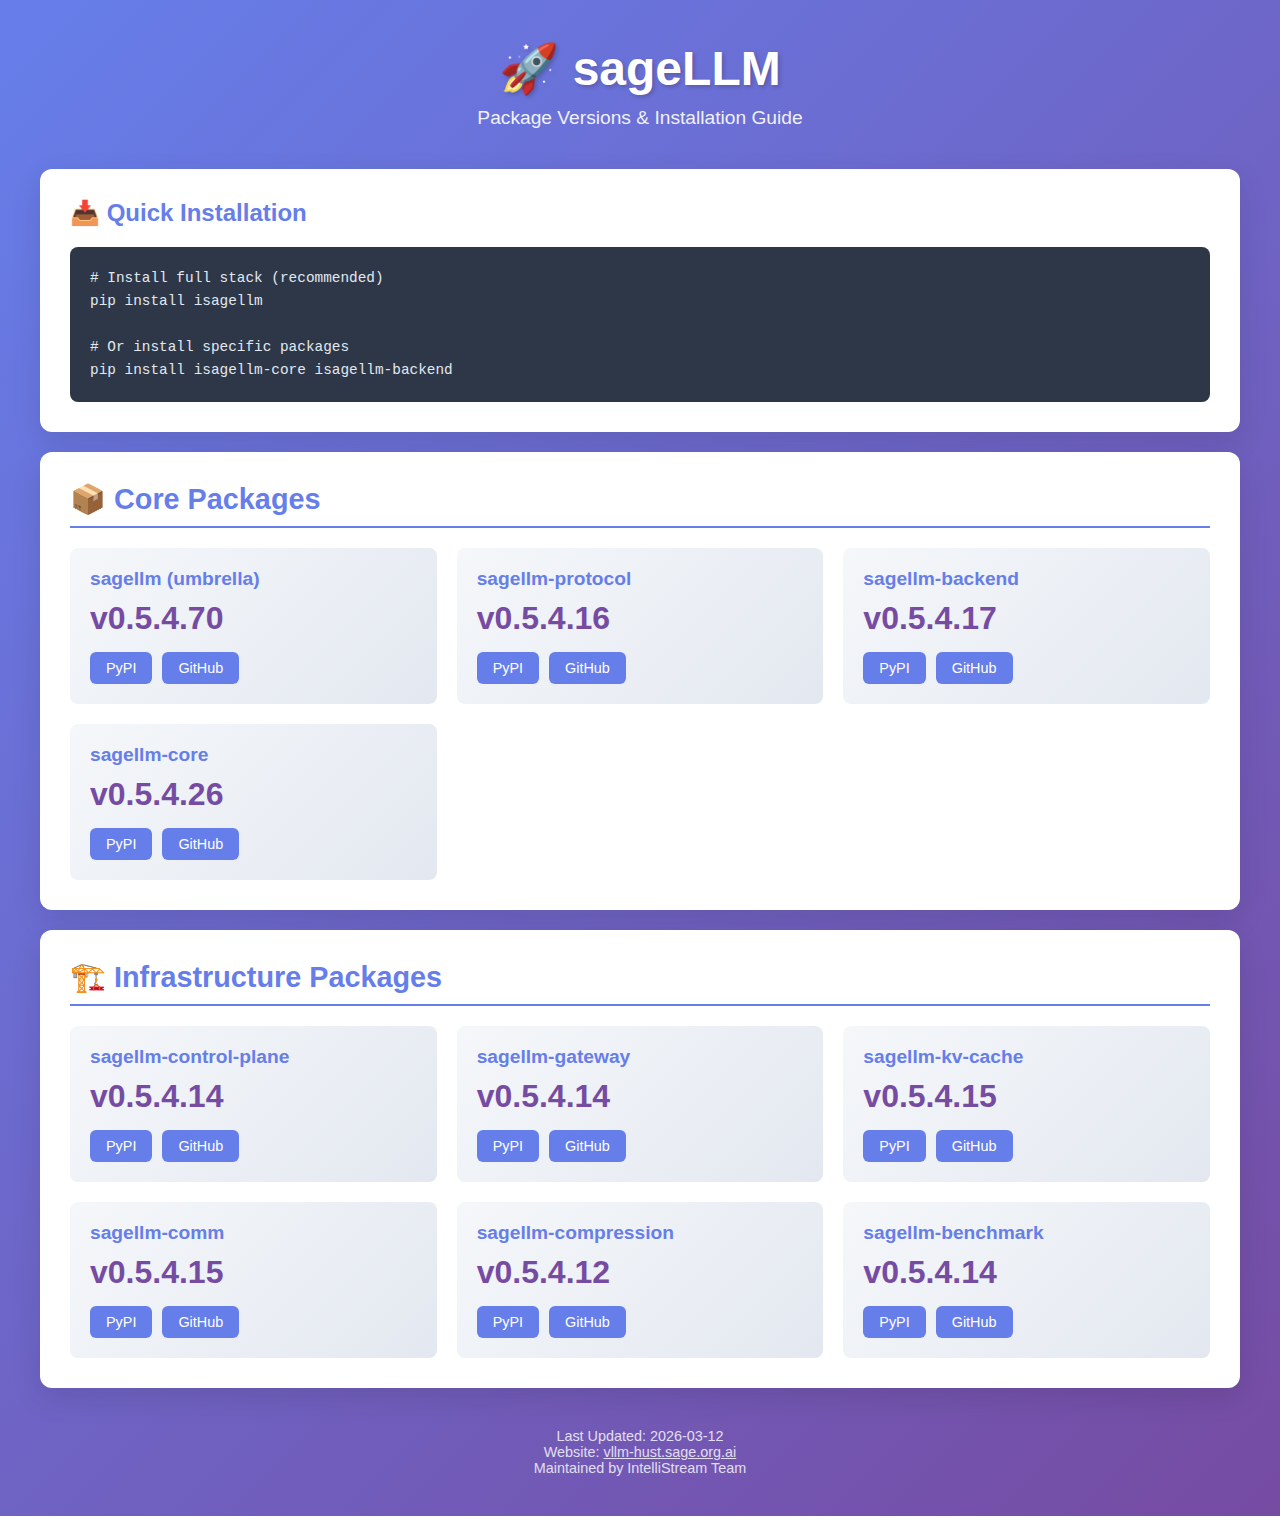
<file: versions.html>
<!DOCTYPE html>
<html lang="zh-CN">
<head>
    <meta charset="UTF-8">
    <meta name="viewport" content="width=device-width, initial-scale=1.0">
    <title>sageLLM - Versions</title>
    <style>
        * {
            margin: 0;
            padding: 0;
            box-sizing: border-box;
        }

        body {
            font-family: -apple-system, BlinkMacSystemFont, 'Segoe UI', Roboto, 'Helvetica Neue', Arial, sans-serif;
            background: linear-gradient(135deg, #667eea 0%, #764ba2 100%);
            min-height: 100vh;
            padding: 40px 20px;
            color: #333;
        }

        .container {
            max-width: 1200px;
            margin: 0 auto;
        }

        header {
            text-align: center;
            color: white;
            margin-bottom: 40px;
        }

        header h1 {
            font-size: 3rem;
            margin-bottom: 10px;
            text-shadow: 2px 2px 4px rgba(0,0,0,0.2);
        }

        header p {
            font-size: 1.2rem;
            opacity: 0.9;
        }

        .version-card {
            background: white;
            border-radius: 12px;
            padding: 30px;
            margin-bottom: 20px;
            box-shadow: 0 10px 30px rgba(0,0,0,0.1);
        }

        .version-card h2 {
            color: #667eea;
            margin-bottom: 20px;
            font-size: 1.8rem;
            border-bottom: 2px solid #667eea;
            padding-bottom: 10px;
        }

        .package-grid {
            display: grid;
            grid-template-columns: repeat(auto-fit, minmax(300px, 1fr));
            gap: 20px;
            margin-top: 20px;
        }

        .package-item {
            background: linear-gradient(135deg, #f5f7fa 0%, #e3e8f0 100%);
            border-radius: 8px;
            padding: 20px;
            transition: transform 0.2s, box-shadow 0.2s;
        }

        .package-item:hover {
            transform: translateY(-5px);
            box-shadow: 0 5px 20px rgba(102, 126, 234, 0.3);
        }

        .package-name {
            font-size: 1.2rem;
            font-weight: bold;
            color: #667eea;
            margin-bottom: 10px;
        }

        .package-version {
            font-size: 2rem;
            font-weight: bold;
            color: #764ba2;
            margin-bottom: 10px;
        }

        .package-links {
            display: flex;
            gap: 10px;
            margin-top: 15px;
        }

        .package-links a {
            display: inline-block;
            padding: 8px 16px;
            background: #667eea;
            color: white;
            text-decoration: none;
            border-radius: 6px;
            font-size: 0.9rem;
            transition: background 0.2s;
        }

        .package-links a:hover {
            background: #764ba2;
        }

        .update-info {
            text-align: center;
            color: white;
            margin-top: 40px;
            font-size: 0.9rem;
            opacity: 0.8;
        }

        .loading-note {
            color: #718096;
            font-size: 0.95rem;
            margin-top: 10px;
        }

        .install-section {
            background: white;
            border-radius: 12px;
            padding: 30px;
            margin-bottom: 20px;
            box-shadow: 0 10px 30px rgba(0,0,0,0.1);
        }

        .install-section h2 {
            color: #667eea;
            margin-bottom: 20px;
        }

        pre {
            background: #2d3748;
            color: #e2e8f0;
            padding: 20px;
            border-radius: 8px;
            overflow-x: auto;
            font-size: 0.9rem;
            line-height: 1.6;
        }

        code {
            font-family: 'Courier New', monospace;
        }
    </style>
</head>
<body>
    <div class="container">
        <header>
            <h1>🚀 sageLLM</h1>
            <p>Package Versions & Installation Guide</p>
        </header>

        <div class="install-section">
            <h2>📥 Quick Installation</h2>
            <pre><code># Install full stack (recommended)
pip install isagellm

# Or install specific packages
pip install isagellm-core isagellm-backend</code></pre>
        </div>

        <div class="version-card">
            <h2>📦 Core Packages</h2>
            <div class="package-grid" id="core-packages"></div>
            <p class="loading-note" id="core-loading">Loading package versions...</p>
        </div>

        <div class="version-card">
            <h2>🏗️ Infrastructure Packages</h2>
            <div class="package-grid" id="infra-packages"></div>
            <p class="loading-note" id="infra-loading">Loading package versions...</p>
        </div>

        <div class="update-info">
            <p>Last Updated: <span id="versions-updated-at">-</span></p>
            <p>Website: <a href="https://vllm-hust.sage.org.ai" style="color: white;">vllm-hust.sage.org.ai</a></p>
            <p>Maintained by IntelliStream Team</p>
        </div>
    </div>
    <script src="./assets/versions-page.js"></script>
</body>
</html>
</file>
